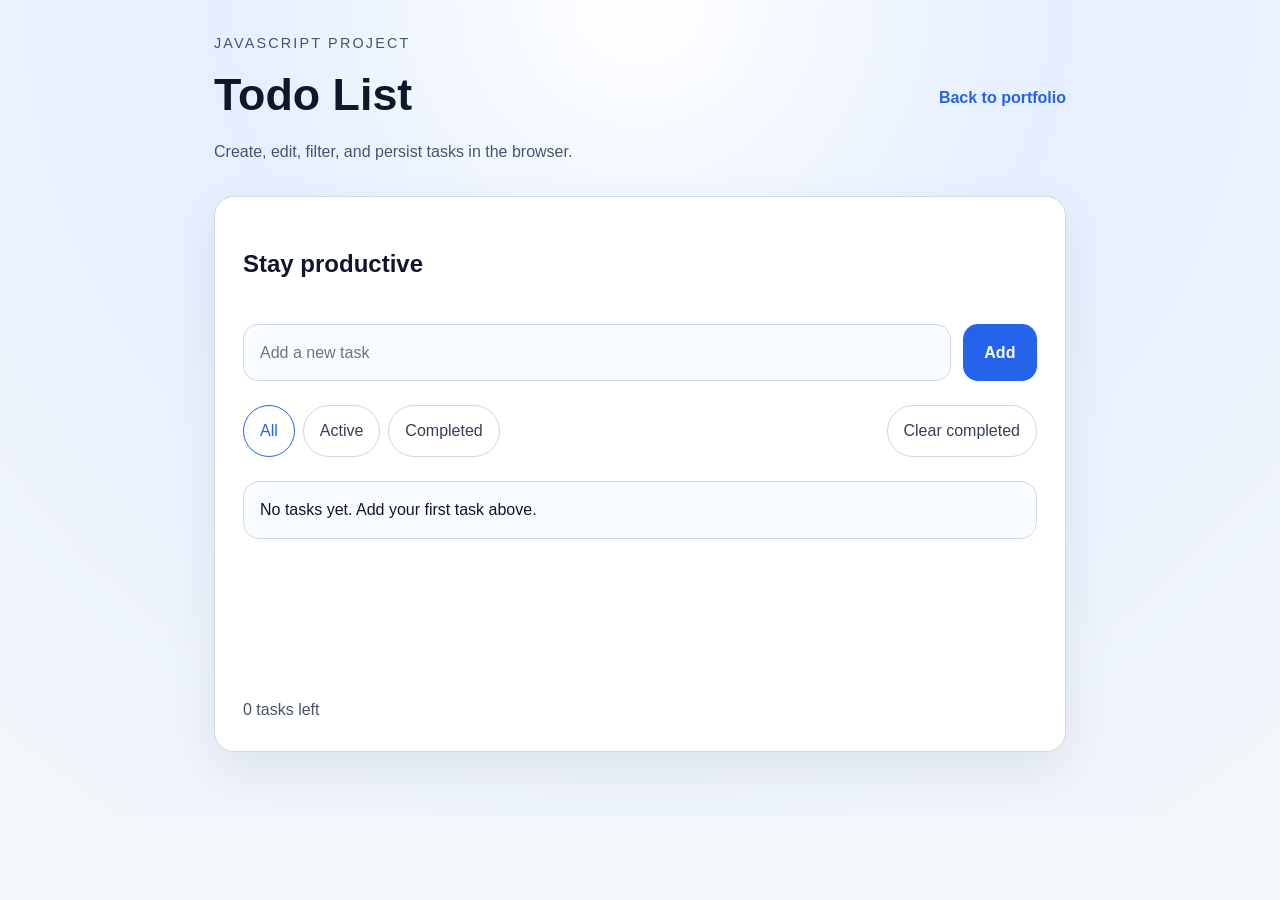
<file: todo.html>
<!DOCTYPE html>
<html lang="en">
<head>
  <meta charset="UTF-8" />
  <meta name="viewport" content="width=device-width, initial-scale=1.0" />
  <title>Todo List App</title>
  <link rel="stylesheet" href="todo.css" />
</head>
<body>
  <main class="app-shell">
    <header class="app-header">
      <div>
        <p class="eyebrow">JavaScript Project</p>
        <h1>Todo List</h1>
        <p class="subtitle">Create, edit, filter, and persist tasks in the browser.</p>
      </div>
      <a class="nav-link" href="index.html">Back to portfolio</a>
    </header>

    <section class="todo-card" aria-labelledby="todo-title">
      <div class="todo-top">
        <h2 id="todo-title">Stay productive</h2>
        <form id="todo-form" class="todo-form">
          <label for="todo-input" class="visually-hidden">New task</label>
          <div class="todo-input-group">
            <input
              id="todo-input"
              name="task"
              type="text"
              placeholder="Add a new task"
              autocomplete="off"
              aria-label="Add a new task"
            />
            <button type="submit">Add</button>
          </div>
        </form>
      </div>

      <div class="todo-actions">
        <div class="filters" role="group" aria-label="Filter tasks">
          <button type="button" class="filter-button active" data-filter="all">All</button>
          <button type="button" class="filter-button" data-filter="active">Active</button>
          <button type="button" class="filter-button" data-filter="completed">Completed</button>
        </div>
        <button id="clear-completed" class="secondary">Clear completed</button>
      </div>

      <div class="task-list-wrapper">
        <ul id="task-list" class="task-list" aria-live="polite"></ul>
      </div>

      <div class="todo-footer">
        <p id="task-count" class="task-count">0 tasks left</p>
      </div>
    </section>
  </main>

  <script src="todo.js"></script>
</body>
</html>
</file>
<file: todo.css>
:root {
  color-scheme: normal;
  font-family: 'Segoe UI', Tahoma, Geneva, Verdana, sans-serif;
  font-size: 16px;
  line-height: 1.6;
  background: #f4f7fb;
  color: #0f172a;
  --surface: #ffffff;
  --surface-soft: #f8fbff;
  --border: #d1d8e2;
  --primary: #2563eb;
  --primary-soft: #dbeafe;
  --shadow: 0 20px 50px rgba(15, 23, 42, 0.08);
  --radius: 1.25rem;
  --gap: 1rem;
}

* {
  box-sizing: border-box;
}

html,
body {
  min-height: 100%;
}

body {
  margin: 0;
  background: radial-gradient(circle at top, #ffffff 0%, #e5efff 40%, #f4f7fb 100%);
  color: inherit;
}

img {
  max-width: 100%;
  display: block;
}

body {
  font-family: inherit;
}

button,
input {
  font: inherit;
}

button {
  cursor: pointer;
}

.visually-hidden {
  border: 0;
  clip: rect(0 0 0 0);
  height: 1px;
  margin: -1px;
  overflow: hidden;
  padding: 0;
  position: absolute;
  width: 1px;
}

.app-shell {
  max-width: 900px;
  margin: 0 auto;
  padding: 2rem 1.5rem 4rem;
}

.app-header {
  display: flex;
  flex-wrap: wrap;
  justify-content: space-between;
  align-items: flex-start;
  gap: 1.5rem;
  margin-bottom: 2rem;
}

.app-header h1 {
  margin: 0.25rem 0 0.5rem;
  font-size: clamp(2rem, 3.5vw, 3rem);
}

.eyebrow {
  margin: 0;
  font-size: 0.9rem;
  text-transform: uppercase;
  letter-spacing: 0.15em;
  color: #475569;
}

.subtitle {
  margin: 0;
  max-width: 40rem;
  color: #475569;
}

.nav-link {
  align-self: center;
  text-decoration: none;
  color: var(--primary);
  font-weight: 600;
}

.todo-card {
  background: var(--surface);
  border: 1px solid var(--border);
  border-radius: var(--radius);
  box-shadow: var(--shadow);
  padding: 1.75rem;
}

.todo-top {
  display: grid;
  gap: 1.25rem;
  margin-bottom: 1.5rem;
}

.todo-form {
  width: 100%;
}

.todo-input-group {
  display: grid;
  grid-template-columns: 1fr auto;
  gap: 0.75rem;
}

.todo-input-group input {
  width: 100%;
  padding: 0.95rem 1rem;
  border: 1px solid var(--border);
  border-radius: 0.95rem;
  background: var(--surface-soft);
}

.todo-input-group button {
  border: none;
  border-radius: 0.95rem;
  background: var(--primary);
  color: white;
  padding: 0 1.35rem;
  font-size: 1rem;
  font-weight: 600;
  transition: background 0.25s ease;
}

.todo-input-group button:hover {
  background: #1d4ed8;
}

.todo-actions {
  display: flex;
  flex-wrap: wrap;
  justify-content: space-between;
  align-items: center;
  gap: 1rem;
  margin-bottom: 1.5rem;
}

.filters {
  display: flex;
  flex-wrap: wrap;
  gap: 0.5rem;
}

.filter-button,
.secondary {
  border: 1px solid var(--border);
  border-radius: 999px;
  background: white;
  color: #334155;
  padding: 0.75rem 1rem;
  transition: all 0.2s ease;
}

.filter-button.active,
.filter-button:hover,
.secondary:hover {
  border-color: var(--primary);
  color: var(--primary);
}

.secondary {
  background: transparent;
}

.task-list-wrapper {
  min-height: 12rem;
}

.task-list {
  list-style: none;
  margin: 0;
  padding: 0;
  display: grid;
  gap: 0.75rem;
}

.task-item {
  display: grid;
  grid-template-columns: auto 1fr auto;
  gap: 0.75rem;
  align-items: center;
  padding: 0.95rem 1rem;
  border: 1px solid var(--border);
  border-radius: 1rem;
  background: var(--surface-soft);
}

.task-item.completed {
  opacity: 0.8;
  text-decoration: line-through;
}

.task-toggle {
  width: 1.1rem;
  height: 1.1rem;
}

.task-text,
.task-edit-input {
  width: 100%;
  border: none;
  background: transparent;
  color: inherit;
  font-size: 1rem;
}

.task-edit-input {
  padding: 0.15rem 0.35rem;
  border-radius: 0.55rem;
  border: 1px solid transparent;
  transition: border-color 0.2s ease;
}

.task-edit-input:focus {
  outline: none;
  border-color: var(--primary);
  background: white;
}

.task-actions {
  display: flex;
  gap: 0.5rem;
}

.icon-button {
  border: none;
  background: transparent;
  color: #475569;
  padding: 0.35rem 0.45rem;
  border-radius: 0.55rem;
}

.icon-button:hover {
  background: rgba(37, 99, 235, 0.1);
  color: var(--primary);
}

.todo-footer {
  margin-top: 1.5rem;
  display: flex;
  justify-content: space-between;
  align-items: center;
}

.task-count {
  margin: 0;
  color: #475569;
}

@media (max-width: 700px) {
  .app-shell {
    padding: 1.5rem 1rem 3rem;
  }

  .app-header,
  .todo-actions {
    flex-direction: column;
    align-items: stretch;
  }

  .task-item {
    grid-template-columns: auto 1fr;
  }

  .task-actions {
    justify-content: flex-end;
  }
}
</file>
